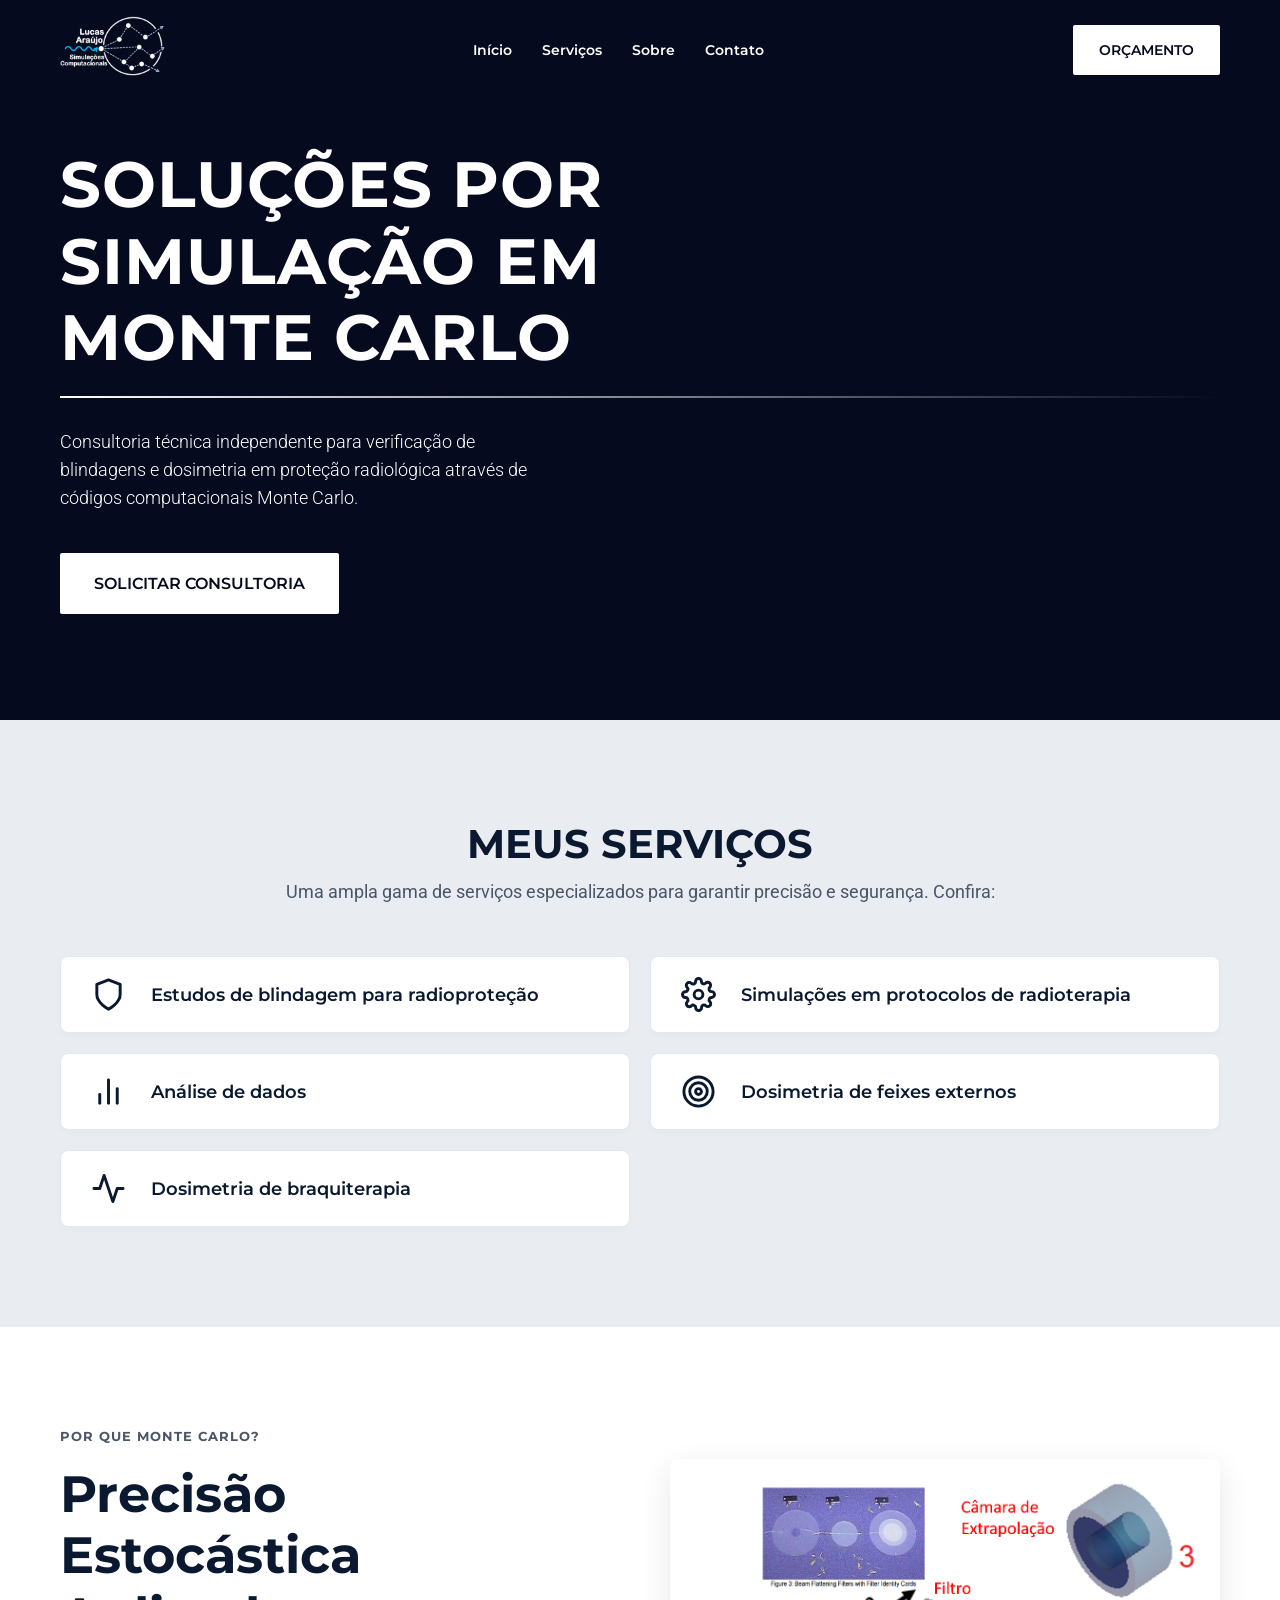
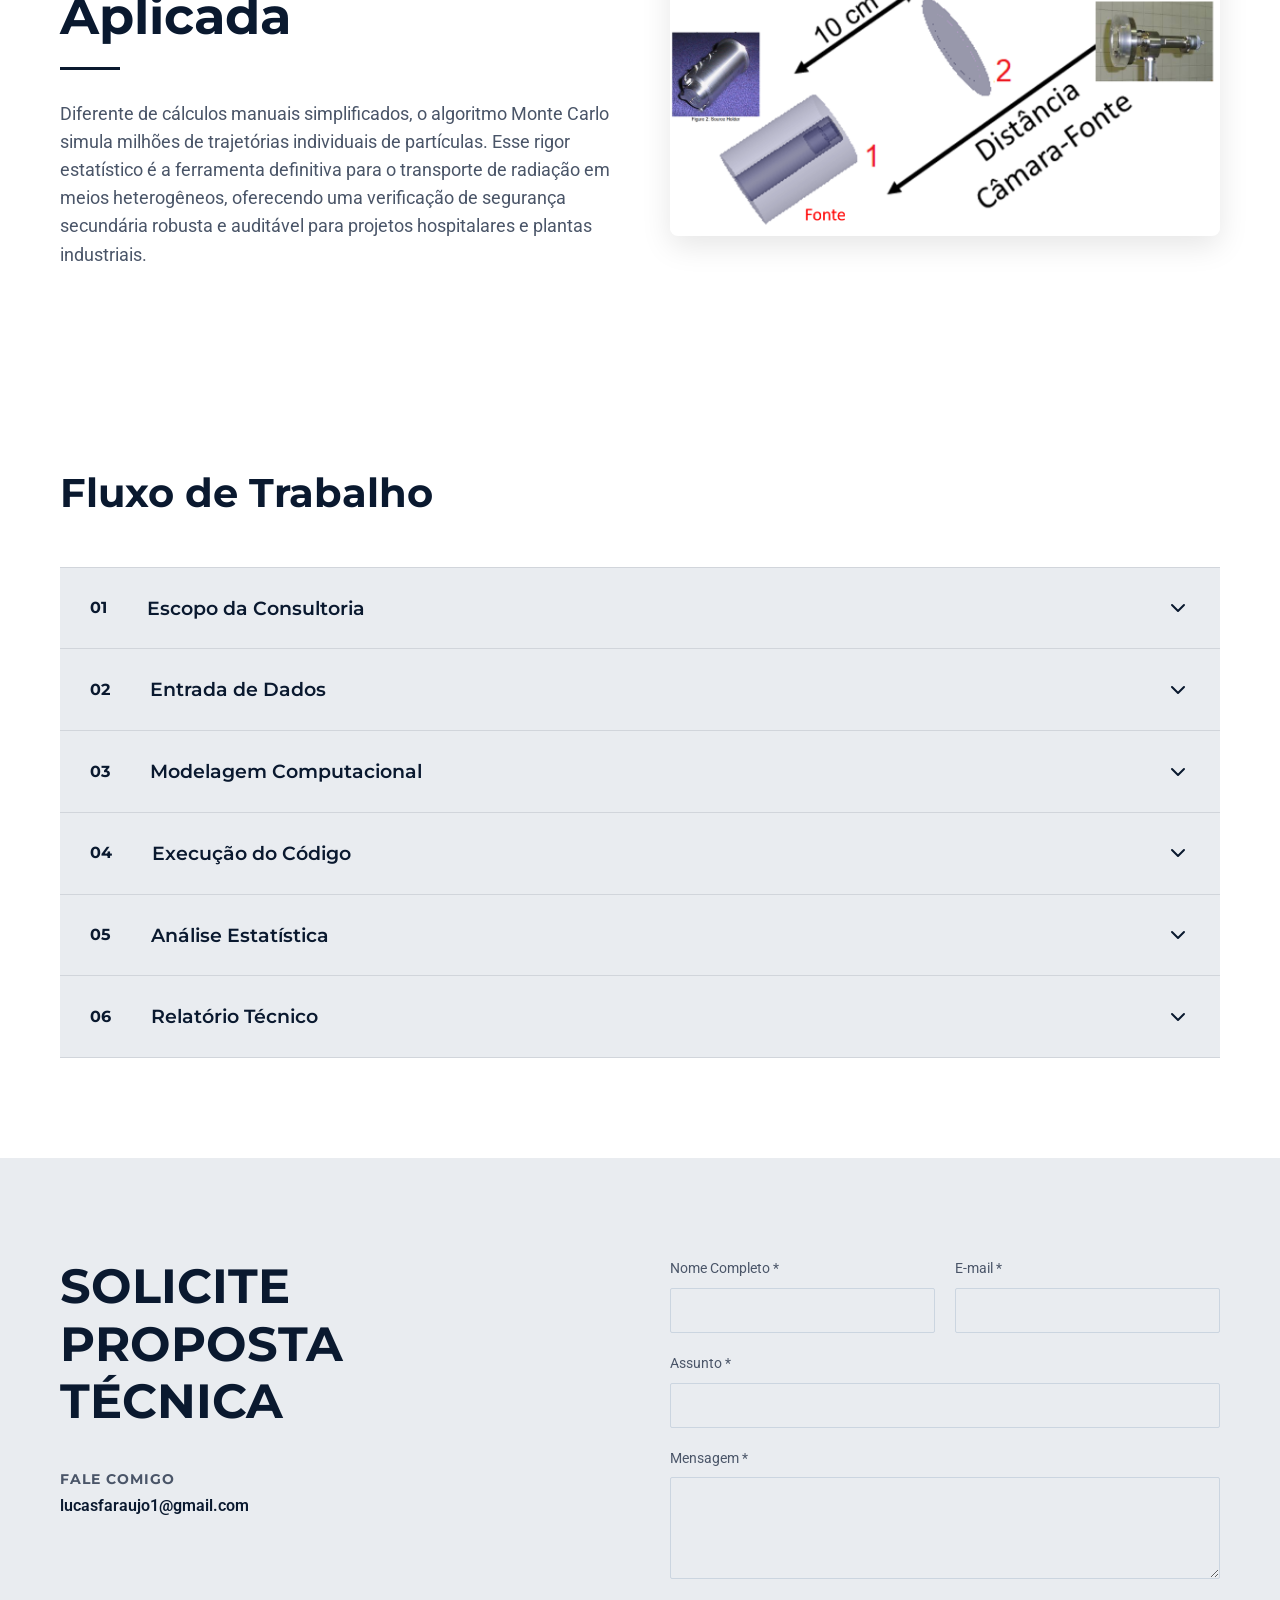
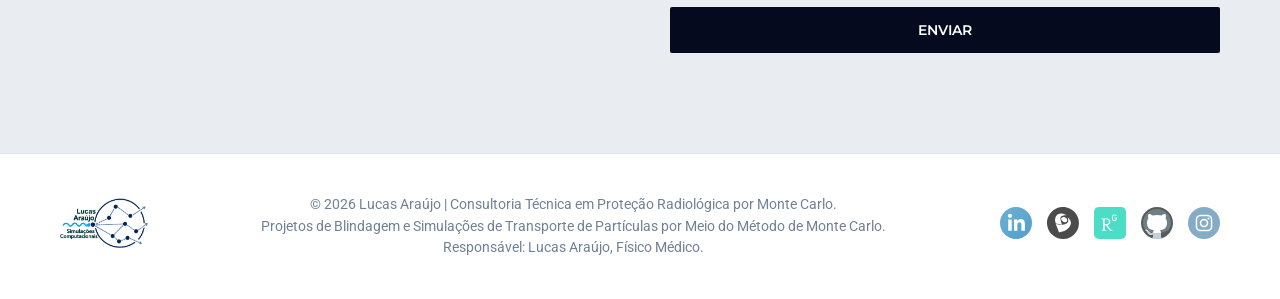
<file: index.html>
<!DOCTYPE html>
<html lang="pt-BR">
<head>
    <meta charset="UTF-8">
    <meta name="viewport" content="width=device-width, initial-scale=1.0">
    <title>Lucas Araújo - Simulações Computacionais</title>
    <!-- Meta tags para preview (WhatsApp, LinkedIn) e Ícone da aba -->
    <meta property="og:title" content="Lucas Araújo - Simulações Computacionais">
    <meta property="og:description" content="Consultoria técnica em proteção radiológica por simulações Monte Carlo.">
    <meta property="og:image" content="https://lucasfaraujo1.github.io/Logo-site.png">
    <meta property="og:url" content="https://lucasfaraujo1.github.io/">
    <meta property="og:type" content="website">
    <link rel="icon" type="image/png" href="Logo-site.png">
    <!-- Google Fonts -->
    <link rel="preconnect" href="https://fonts.googleapis.com">
    <link rel="preconnect" href="https://fonts.gstatic.com" crossorigin>
    <link href="https://fonts.googleapis.com/css2?family=Montserrat:wght@400;600;700;800&family=Roboto:wght@300;400;500;700&display=swap" rel="stylesheet">
    <!-- Main CSS -->
    <link rel="stylesheet" href="style.css">
    <!-- Google tag (gtag.js) -->
    <script async src="https://www.googletagmanager.com/gtag/js?id=G-3RN4RJ2X2M"></script>
    <script>
      window.dataLayer = window.dataLayer || [];
      function gtag(){dataLayer.push(arguments);}
      gtag('js', new Date());

      gtag('config', 'G-3RN4RJ2X2M');
    </script>
</head>
<body>

    <!-- Header (Navbar) -->
    <header class="navbar">
        <div class="container nav-container">
            <div class="logo">
                <a href="#">
                    <img src="logo/logo-sem-fundo-cabecalho.png" alt="Lucas Araújo Logo" class="logo-img">
                </a>
            </div>
            <nav class="nav-links">
                <a href="#inicio">Início</a>
                <a href="servicos.html">Serviços</a>
                <a href="sobre.html">Sobre</a>
                <a href="contato.html">Contato</a>
            </nav>
            <div class="nav-action">
                <a href="#contato" class="btn btn-white">ORÇAMENTO</a>
            </div>
            <!-- Botão Mobile Menu -->
            <button class="mobile-menu-btn" id="mobile-menu-btn">
                <span class="bar"></span>
                <span class="bar"></span>
                <span class="bar"></span>
            </button>
        </div>
    </header>

    <!-- Menu Mobile Oculto -->
    <div class="mobile-nav" id="mobile-nav">
        <a href="#inicio" class="mobile-link">Início</a>
        <a href="servicos.html" class="mobile-link">Serviços</a>
        <a href="sobre.html" class="mobile-link">Sobre</a>
        <a href="contato.html" class="mobile-link">Contato</a>
        <a href="#contato" class="btn btn-primary mobile-btn">ORÇAMENTO</a>
    </div>

    <!-- Hero Section -->
    <section id="inicio" class="hero">
        <!-- Vídeo de Fundo -->
        <video autoplay loop muted playsinline class="bg-video">
            <source src="video-site.mp4" type="video/mp4">
            Seu navegador não suporta vídeos HTML5.
        </video>
        <!-- Fundo escuro transparente para não ofuscar o texto -->
        <div class="hero-overlay"></div>

        <div class="container hero-container">
            <div class="hero-content">
                <h1>SOLUÇÕES POR<br>SIMULAÇÃO EM<br>MONTE CARLO</h1>
                <div class="hero-divider"></div>
                <p>Consultoria técnica independente para verificação de blindagens e dosimetria em proteção radiológica através de códigos computacionais Monte Carlo.</p>
                <a href="#contato" class="btn btn-white btn-large">Solicitar Consultoria</a>
            </div>
        </div>
    </section>

    <!-- Serviços Section -->
    <section id="servicos" class="nossos-servicos">
        <div class="container">
            <h2 class="section-title text-center">MEUS SERVIÇOS</h2>
            <p class="section-subtitle text-center">Uma ampla gama de serviços especializados para garantir precisão e segurança. Confira:</p>
            
            <div class="services-list-container">
                <div class="service-item">
                    <div class="service-icon">
                        <svg viewBox="0 0 24 24" fill="none" stroke="currentColor" stroke-width="2" stroke-linecap="round" stroke-linejoin="round"><path d="M12 22s8-4 8-10V5l-8-3-8 3v7c0 6 8 10 8 10z"></path></svg>
                    </div>
                    <div class="service-name">Estudos de blindagem para radioproteção</div>
                </div>
                <div class="service-item">
                    <div class="service-icon">
                        <svg viewBox="0 0 24 24" fill="none" stroke="currentColor" stroke-width="2" stroke-linecap="round" stroke-linejoin="round"><circle cx="12" cy="12" r="3"></circle><path d="M19.4 15a1.65 1.65 0 0 0 .33 1.82l.06.06a2 2 0 0 1 0 2.83 2 2 0 0 1-2.83 0l-.06-.06a1.65 1.65 0 0 0-1.82-.33 1.65 1.65 0 0 0-1 1.51V21a2 2 0 0 1-2 2 2 2 0 0 1-2-2v-.09A1.65 1.65 0 0 0 9 19.4a1.65 1.65 0 0 0-1.82.33l-.06.06a2 2 0 0 1-2.83 0 2 2 0 0 1 0-2.83l.06-.06a1.65 1.65 0 0 0 .33-1.82 1.65 1.65 0 0 0-1.51-1H3a2 2 0 0 1-2-2 2 2 0 0 1 2-2h.09A1.65 1.65 0 0 0 4.6 9a1.65 1.65 0 0 0-.33-1.82l-.06-.06a2 2 0 0 1 0-2.83 2 2 0 0 1 2.83 0l.06.06a1.65 1.65 0 0 0 1.82.33H9a1.65 1.65 0 0 0 1-1.51V3a2 2 0 0 1 2-2 2 2 0 0 1 2 2v.09a1.65 1.65 0 0 0 1 1.51 1.65 1.65 0 0 0 1.82-.33l.06-.06a2 2 0 0 1 2.83 0 2 2 0 0 1 0 2.83l-.06.06a1.65 1.65 0 0 0-.33 1.82V9a1.65 1.65 0 0 0 1.51 1H21a2 2 0 0 1 2 2 2 2 0 0 1-2 2h-.09a1.65 1.65 0 0 0-1.51 1z"></path></svg>
                    </div>
                    <div class="service-name">Simulações em protocolos de radioterapia</div>
                </div>
                <div class="service-item">
                    <div class="service-icon">
                        <svg viewBox="0 0 24 24" fill="none" stroke="currentColor" stroke-width="2" stroke-linecap="round" stroke-linejoin="round"><line x1="18" y1="20" x2="18" y2="10"></line><line x1="12" y1="20" x2="12" y2="4"></line><line x1="6" y1="20" x2="6" y2="14"></line></svg>
                    </div>
                    <div class="service-name">Análise de dados</div>
                </div>
                <div class="service-item">
                    <div class="service-icon">
                        <svg viewBox="0 0 24 24" fill="none" stroke="currentColor" stroke-width="2" stroke-linecap="round" stroke-linejoin="round"><circle cx="12" cy="12" r="10"></circle><circle cx="12" cy="12" r="6"></circle><circle cx="12" cy="12" r="2"></circle></svg>
                    </div>
                    <div class="service-name">Dosimetria de feixes externos</div>
                </div>
                <div class="service-item">
                    <div class="service-icon">
                        <svg viewBox="0 0 24 24" fill="none" stroke="currentColor" stroke-width="2" stroke-linecap="round" stroke-linejoin="round"><path d="M22 12h-4l-3 9L9 3l-3 9H2"></path></svg>
                    </div>
                    <div class="service-name">Dosimetria de braquiterapia</div>
                </div>
            </div>
        </div>
    </section>

    <!-- Detalhes Section (Por que Monte Carlo) -->
    <section id="sobre" class="detalhes">
        <div class="container detalhes-container">
            <div class="detalhes-content">
                <span class="small-subtitle">POR QUE MONTE CARLO?</span>
                <h2>Precisão<br>Estocástica<br>Aplicada</h2>
                <hr class="short-divider">
                <p>Diferente de cálculos manuais simplificados, o algoritmo Monte Carlo simula milhões de trajetórias individuais de partículas. Esse rigor estatístico é a ferramenta definitiva para o transporte de radiação em meios heterogêneos, oferecendo uma verificação de segurança secundária robusta e auditável para projetos hospitalares e plantas industriais.</p>
            </div>
            <div class="detalhes-images">
                <img src="imgs-site/Imagem1.png" alt="Interface Software Monte Carlo" class="main-image">
            </div>
        </div>
    </section>

    <!-- Fluxo de Trabalho Section -->
    <section class="fluxo-trabalho">
        <div class="container">
            <h2>Fluxo de Trabalho</h2>
            
            <div class="accordion">
                <div class="accordion-item">
                    <div class="accordion-header">
                        <span class="step-num">01</span>
                        <span class="step-title">Escopo da Consultoria</span>
                        <span class="step-action">
                            <svg viewBox="0 0 24 24" width="24" height="24" stroke="currentColor" stroke-width="2" fill="none" stroke-linecap="round" stroke-linejoin="round" class="accordion-icon">
                                <polyline points="6 9 12 15 18 9"></polyline>
                            </svg>
                        </span>
                    </div>
                    <div class="accordion-content">
                        <p>Definição conjunta dos objetivos, geometrias envolvidas, fontes de radiação e limites de dose aceitáveis segundo as normas vigentes (CNEN, IAEA).</p>
                    </div>
                </div>
                
                <div class="accordion-item">
                    <div class="accordion-header">
                        <span class="step-num">02</span>
                        <span class="step-title">Entrada de Dados</span>
                        <span class="step-action">
                            <svg viewBox="0 0 24 24" width="24" height="24" stroke="currentColor" stroke-width="2" fill="none" stroke-linecap="round" stroke-linejoin="round" class="accordion-icon">
                                <polyline points="6 9 12 15 18 9"></polyline>
                            </svg>
                        </span>
                    </div>
                    <div class="accordion-content">
                        <p>Coleta de plantas baixas, especificações de materiais (densidade, composição) e parâmetros técnicos dos emissores de radiação para transição ao ambiente virtual.</p>
                        <img src="imgs-site/planta-entrada-dados.png" alt="Exemplo de Planta de Entrada de Dados" class="accordion-img">
                    </div>
                </div>

                <div class="accordion-item">
                    <div class="accordion-header">
                        <span class="step-num">03</span>
                        <span class="step-title">Modelagem Computacional</span>
                        <span class="step-action">
                            <svg viewBox="0 0 24 24" width="24" height="24" stroke="currentColor" stroke-width="2" fill="none" stroke-linecap="round" stroke-linejoin="round" class="accordion-icon">
                                <polyline points="6 9 12 15 18 9"></polyline>
                            </svg>
                        </span>
                    </div>
                    <div class="accordion-content">
                        <p>Construção rigorosa da geometria 3D, definição de materiais (cross-sections) e configuração da física de interação estocástica no código Monte Carlo.</p>
                        <img src="imgs-site/modelagem-computacional.png" alt="Exemplo de Modelagem Computacional" class="accordion-img">
                    </div>
                </div>

                <div class="accordion-item">
                    <div class="accordion-header">
                        <span class="step-num">04</span>
                        <span class="step-title">Execução do Código</span>
                        <span class="step-action">
                            <svg viewBox="0 0 24 24" width="24" height="24" stroke="currentColor" stroke-width="2" fill="none" stroke-linecap="round" stroke-linejoin="round" class="accordion-icon">
                                <polyline points="6 9 12 15 18 9"></polyline>
                            </svg>
                        </span>
                    </div>
                    <div class="accordion-content">
                        <p>Simulação em clusters de alto processamento, garantindo o rastreamento adequado de milhões de histórias e convergência estatística.</p>
                    </div>
                </div>

                <div class="accordion-item">
                    <div class="accordion-header">
                        <span class="step-num">05</span>
                        <span class="step-title">Análise Estatística</span>
                        <span class="step-action">
                            <svg viewBox="0 0 24 24" width="24" height="24" stroke="currentColor" stroke-width="2" fill="none" stroke-linecap="round" stroke-linejoin="round" class="accordion-icon">
                                <polyline points="6 9 12 15 18 9"></polyline>
                            </svg>
                        </span>
                    </div>
                    <div class="accordion-content">
                        <p>Processamento de resultados, análise de variância e mapeamento fluência-dose, certificando a consistência e precisão dos dados extraídos.</p>
                    </div>
                </div>

                <div class="accordion-item">
                    <div class="accordion-header">
                        <span class="step-num">06</span>
                        <span class="step-title">Relatório Técnico</span>
                        <span class="step-action">
                            <svg viewBox="0 0 24 24" width="24" height="24" stroke="currentColor" stroke-width="2" fill="none" stroke-linecap="round" stroke-linejoin="round" class="accordion-icon">
                                <polyline points="6 9 12 15 18 9"></polyline>
                            </svg>
                        </span>
                    </div>
                    <div class="accordion-content">
                        <p>Entrega de documentação completa e validada contendo mapas de dose, resultados tabulados e parecer técnico sobre a adequação do projeto.</p>
                    </div>
                </div>
            </div>
        </div>
    </section>

    <!-- Contato Section -->
    <section id="contato" class="contato">
        <div class="container contato-container">
            <div class="contato-info">
                <h2>SOLICITE<br>PROPOSTA<br>TÉCNICA</h2>
                
                <div class="contato-block">
                    <h4>FALE COMIGO</h4>
                    <p>lucasfaraujo1@gmail.com</p>
                </div>
            </div>
            
            <div class="contato-form">
                <form action="https://formsubmit.co/lucasfaraujo1@gmail.com" method="POST" id="form-contato">
                    <!-- Configurações ocultas do FormSubmit -->
                    <input type="hidden" name="_subject" value="Novo contato pelo site!">
                    
                    <div class="form-row">
                        <div class="form-group">
                            <label for="nome">Nome Completo *</label>
                            <input type="text" id="nome" name="nome" required>
                        </div>
                        <div class="form-group">
                            <label for="email">E-mail *</label>
                            <input type="email" id="email" name="email" required>
                        </div>
                    </div>
                    <div class="form-group">
                        <label for="assunto">Assunto *</label>
                        <input type="text" id="assunto" name="assunto" required>
                    </div>
                    <div class="form-group">
                        <label for="mensagem">Mensagem *</label>
                        <textarea id="mensagem" name="mensagem" rows="4" required></textarea>
                    </div>
                    <button type="submit" class="btn btn-primary btn-block">Enviar</button>
                </form>
            </div>
        </div>
    </section>

    <!-- Footer -->
    <footer class="footer">
        <div class="container footer-container">
            <div class="footer-logo">
                <img src="logo/logo-sem-fundo.png" alt="Lucas Araújo Logo">
            </div>
            <div class="footer-text">
                <p>&copy; 2026 Lucas Araújo | Consultoria Técnica em Proteção Radiológica por Monte Carlo.<br>
                Projetos de Blindagem e Simulações de Transporte de Partículas por Meio do Método de Monte Carlo.<br>
                Responsável: Lucas Araújo, Físico Médico.</p>
            </div>
            <div class="footer-social">
                <a href="https://www.linkedin.com/in/lucas-araujo123/" target="_blank" rel="noopener noreferrer"><img src="redes-sociais-links/linkedin.svg" alt="LinkedIn" width="32"></a>
                <a href="http://lattes.cnpq.br/6474026741636325" target="_blank" rel="noopener noreferrer"><img src="redes-sociais-links/logo-lattes-azul.svg" alt="Lattes" width="32"></a>
                <a href="https://www.researchgate.net/profile/Lucas-Araujo-42" target="_blank" rel="noopener noreferrer"><img src="redes-sociais-links/researchgate.svg" alt="ResearchGate" width="32"></a>
                <a href="https://github.com/lucasfaraujo1" target="_blank" rel="noopener noreferrer"><img src="redes-sociais-links/github.svg" alt="GitHub" width="32"></a>
                <a href="https://www.instagram.com/lucasfabriciofm" target="_blank" rel="noopener noreferrer"><img src="redes-sociais-links/instagram.svg" alt="Instagram" width="32"></a>
            </div>
        </div>
    </footer>

    <!-- Main JS -->
    <script src="script.js"></script>
</body>
</html>
</file>
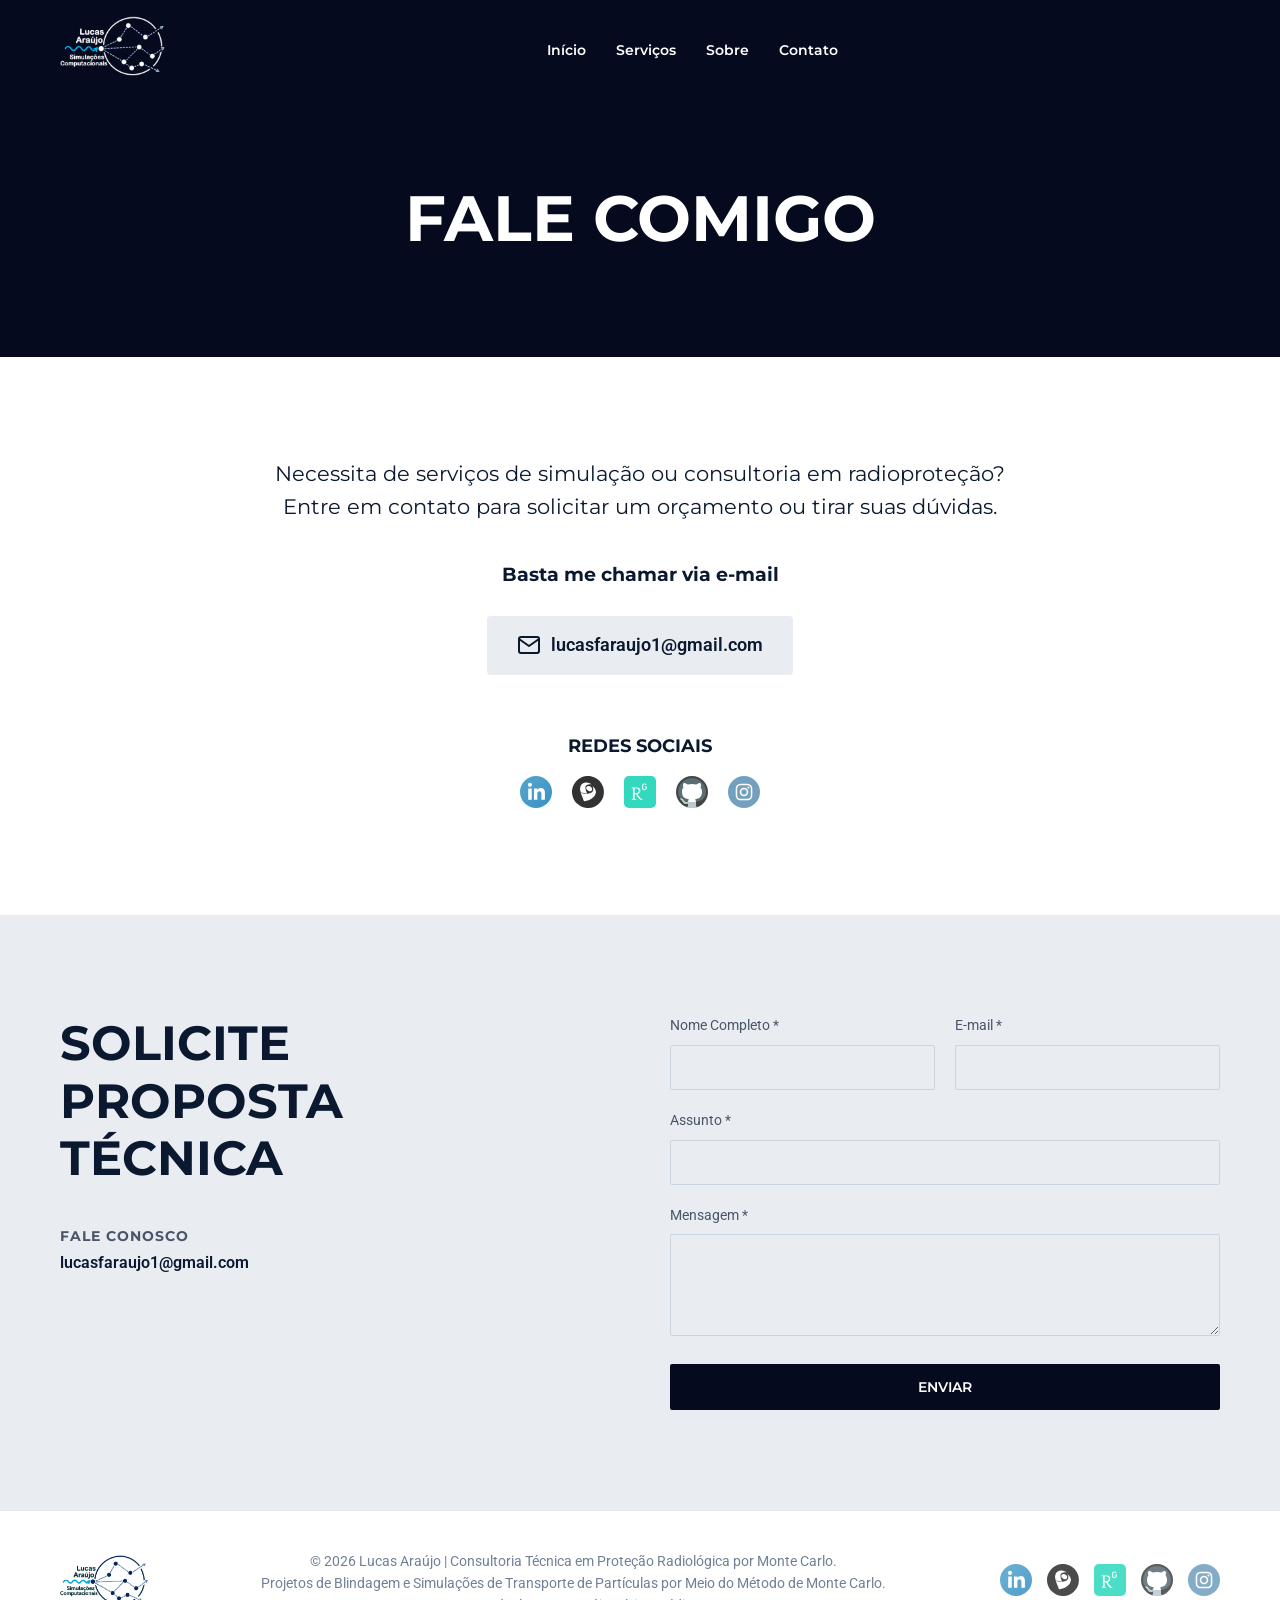
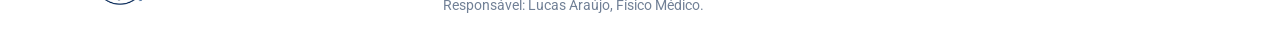
<file: contato.html>
<!DOCTYPE html>
<html lang="pt-BR">
<head>
    <meta charset="UTF-8">
    <meta name="viewport" content="width=device-width, initial-scale=1.0">
    <title>Lucas Araújo - Simulações Computacionais</title>
    <!-- Meta tags para preview (WhatsApp, LinkedIn) e Ícone da aba -->
    <meta property="og:title" content="Lucas Araújo - Simulações Computacionais">
    <meta property="og:description" content="Consultoria técnica em proteção radiológica por simulações Monte Carlo.">
    <meta property="og:image" content="https://lucasfaraujo1.github.io/Logo-site.png">
    <meta property="og:url" content="https://lucasfaraujo1.github.io/contato.html">
    <meta property="og:type" content="website">
    <link rel="icon" type="image/png" href="Logo-site.png">
    <!-- Google Fonts -->
    <link rel="preconnect" href="https://fonts.googleapis.com">
    <link rel="preconnect" href="https://fonts.gstatic.com" crossorigin>
    <link href="https://fonts.googleapis.com/css2?family=Montserrat:wght@400;600;700;800&family=Roboto:wght@300;400;500;700&display=swap" rel="stylesheet">
    <!-- Main CSS -->
    <link rel="stylesheet" href="style.css">
    <!-- Google tag (gtag.js) -->
    <script async src="https://www.googletagmanager.com/gtag/js?id=G-3RN4RJ2X2M"></script>
    <script>
      window.dataLayer = window.dataLayer || [];
      function gtag(){dataLayer.push(arguments);}
      gtag('js', new Date());

      gtag('config', 'G-3RN4RJ2X2M');
    </script>
</head>
<body>

    <!-- Header (Navbar) -->
    <header class="navbar">
        <div class="container nav-container">
            <div class="logo">
                <a href="#">
                    <img src="logo/logo-sem-fundo-cabecalho.png" alt="Lucas Araújo Logo" class="logo-img">
                </a>
            </div>
            <nav class="nav-links">
                <a href="index.html#inicio">Início</a>
                <a href="servicos.html">Serviços</a>
                <a href="sobre.html">Sobre</a>
                <a href="#contato">Contato</a>
            </nav>
            <!-- Botão Mobile Menu -->
            <button class="mobile-menu-btn" id="mobile-menu-btn">
                <span class="bar"></span>
                <span class="bar"></span>
                <span class="bar"></span>
            </button>
        </div>
    </header>

    <!-- Menu Mobile Oculto -->
    <div class="mobile-nav" id="mobile-nav">
        <a href="index.html#inicio" class="mobile-link">Início</a>
        <a href="servicos.html" class="mobile-link">Serviços</a>
        <a href="sobre.html" class="mobile-link">Sobre</a>
        <a href="#contato" class="mobile-link">Contato</a>
    </div>



    <!-- Page Banner -->
    <section class="page-banner">
        <video autoplay loop muted playsinline class="bg-video">
            <source src="video-site.mp4" type="video/mp4">
        </video>
        <div class="hero-overlay"></div>
        <div class="container" style="position: relative; z-index: 2;">
            <h1>FALE COMIGO</h1>
        </div>
    </section>

    <!-- Contato Dedicado Section -->
    <section id="contato" class="contato-dedicado">
        <div class="container text-center">
            <h3 class="contato-desc">
                Necessita de serviços de simulação ou consultoria em radioproteção?<br>
                Entre em contato para solicitar um orçamento ou tirar suas dúvidas.
            </h3>
            
            <h4 class="contato-chamada">Basta me chamar via e-mail</h4>
            
            <div class="contato-email-box">
                <svg viewBox="0 0 24 24" width="24" height="24" stroke="currentColor" stroke-width="2" fill="none" stroke-linecap="round" stroke-linejoin="round" class="email-icon">
                    <path d="M4 4h16c1.1 0 2 .9 2 2v12c0 1.1-.9 2-2 2H4c-1.1 0-2-.9-2-2V6c0-1.1.9-2 2-2z"></path>
                    <polyline points="22,6 12,13 2,6"></polyline>
                </svg>
                <a href="mailto:lucasfaraujo1@gmail.com">lucasfaraujo1@gmail.com</a>
            </div>

            <div class="contato-redes">
                <h5>REDES SOCIAIS</h5>
                <div class="redes-icons">
                    <a href="https://www.linkedin.com/in/lucas-araujo123/" target="_blank" rel="noopener noreferrer"><img src="redes-sociais-links/linkedin.svg" alt="LinkedIn"></a>
                    <a href="http://lattes.cnpq.br/6474026741636325" target="_blank" rel="noopener noreferrer"><img src="redes-sociais-links/logo-lattes-azul.svg" alt="Lattes"></a>
                    <a href="https://www.researchgate.net/profile/Lucas-Araujo-42" target="_blank" rel="noopener noreferrer"><img src="redes-sociais-links/researchgate.svg" alt="ResearchGate"></a>
                    <a href="https://github.com/lucasfaraujo1" target="_blank" rel="noopener noreferrer"><img src="redes-sociais-links/github.svg" alt="GitHub"></a>
                    <a href="https://www.instagram.com/lucasfabriciofm" target="_blank" rel="noopener noreferrer"><img src="redes-sociais-links/instagram.svg" alt="Instagram"></a>
                </div>
            </div>
        </div>
    </section>

    <!-- Contato Section -->
    <section id="contato" class="contato">
        <div class="container contato-container">
            <div class="contato-info">
                <h2>SOLICITE<br>PROPOSTA<br>TÉCNICA</h2>
                
                <div class="contato-block">
                    <h4>FALE CONOSCO</h4>
                    <p>lucasfaraujo1@gmail.com</p>
                </div>
            </div>
            
            <div class="contato-form">
                <form action="#" method="POST" id="form-contato">
                    <div class="form-row">
                        <div class="form-group">
                            <label for="nome">Nome Completo *</label>
                            <input type="text" id="nome" name="nome" required>
                        </div>
                        <div class="form-group">
                            <label for="email">E-mail *</label>
                            <input type="email" id="email" name="email" required>
                        </div>
                    </div>
                    <div class="form-group">
                        <label for="assunto">Assunto *</label>
                        <input type="text" id="assunto" name="assunto" required>
                    </div>
                    <div class="form-group">
                        <label for="mensagem">Mensagem *</label>
                        <textarea id="mensagem" name="mensagem" rows="4" required></textarea>
                    </div>
                    <button type="submit" class="btn btn-primary btn-block">Enviar</button>
                </form>
            </div>
        </div>
    </section>

    <!-- Footer -->
    <footer class="footer">
        <div class="container footer-container">
            <div class="footer-logo">
                <img src="logo/logo-sem-fundo.png" alt="Lucas Araújo Logo">
            </div>
            <div class="footer-text">
                <p>&copy; 2026 Lucas Araújo | Consultoria Técnica em Proteção Radiológica por Monte Carlo.<br>
                Projetos de Blindagem e Simulações de Transporte de Partículas por Meio do Método de Monte Carlo.<br>
                Responsável: Lucas Araújo, Físico Médico.</p>
            </div>
            <div class="footer-social">
                <a href="https://www.linkedin.com/in/lucas-araujo123/" target="_blank" rel="noopener noreferrer"><img src="redes-sociais-links/linkedin.svg" alt="LinkedIn" width="32"></a>
                <a href="http://lattes.cnpq.br/6474026741636325" target="_blank" rel="noopener noreferrer"><img src="redes-sociais-links/logo-lattes-azul.svg" alt="Lattes" width="32"></a>
                <a href="https://www.researchgate.net/profile/Lucas-Araujo-42" target="_blank" rel="noopener noreferrer"><img src="redes-sociais-links/researchgate.svg" alt="ResearchGate" width="32"></a>
                <a href="https://github.com/lucasfaraujo1" target="_blank" rel="noopener noreferrer"><img src="redes-sociais-links/github.svg" alt="GitHub" width="32"></a>
                <a href="https://www.instagram.com/lucasfabriciofm" target="_blank" rel="noopener noreferrer"><img src="redes-sociais-links/instagram.svg" alt="Instagram" width="32"></a>
            </div>
        </div>
    </footer>

    <!-- Main JS -->
    <script src="script.js"></script>
</body>
</html>
</file>
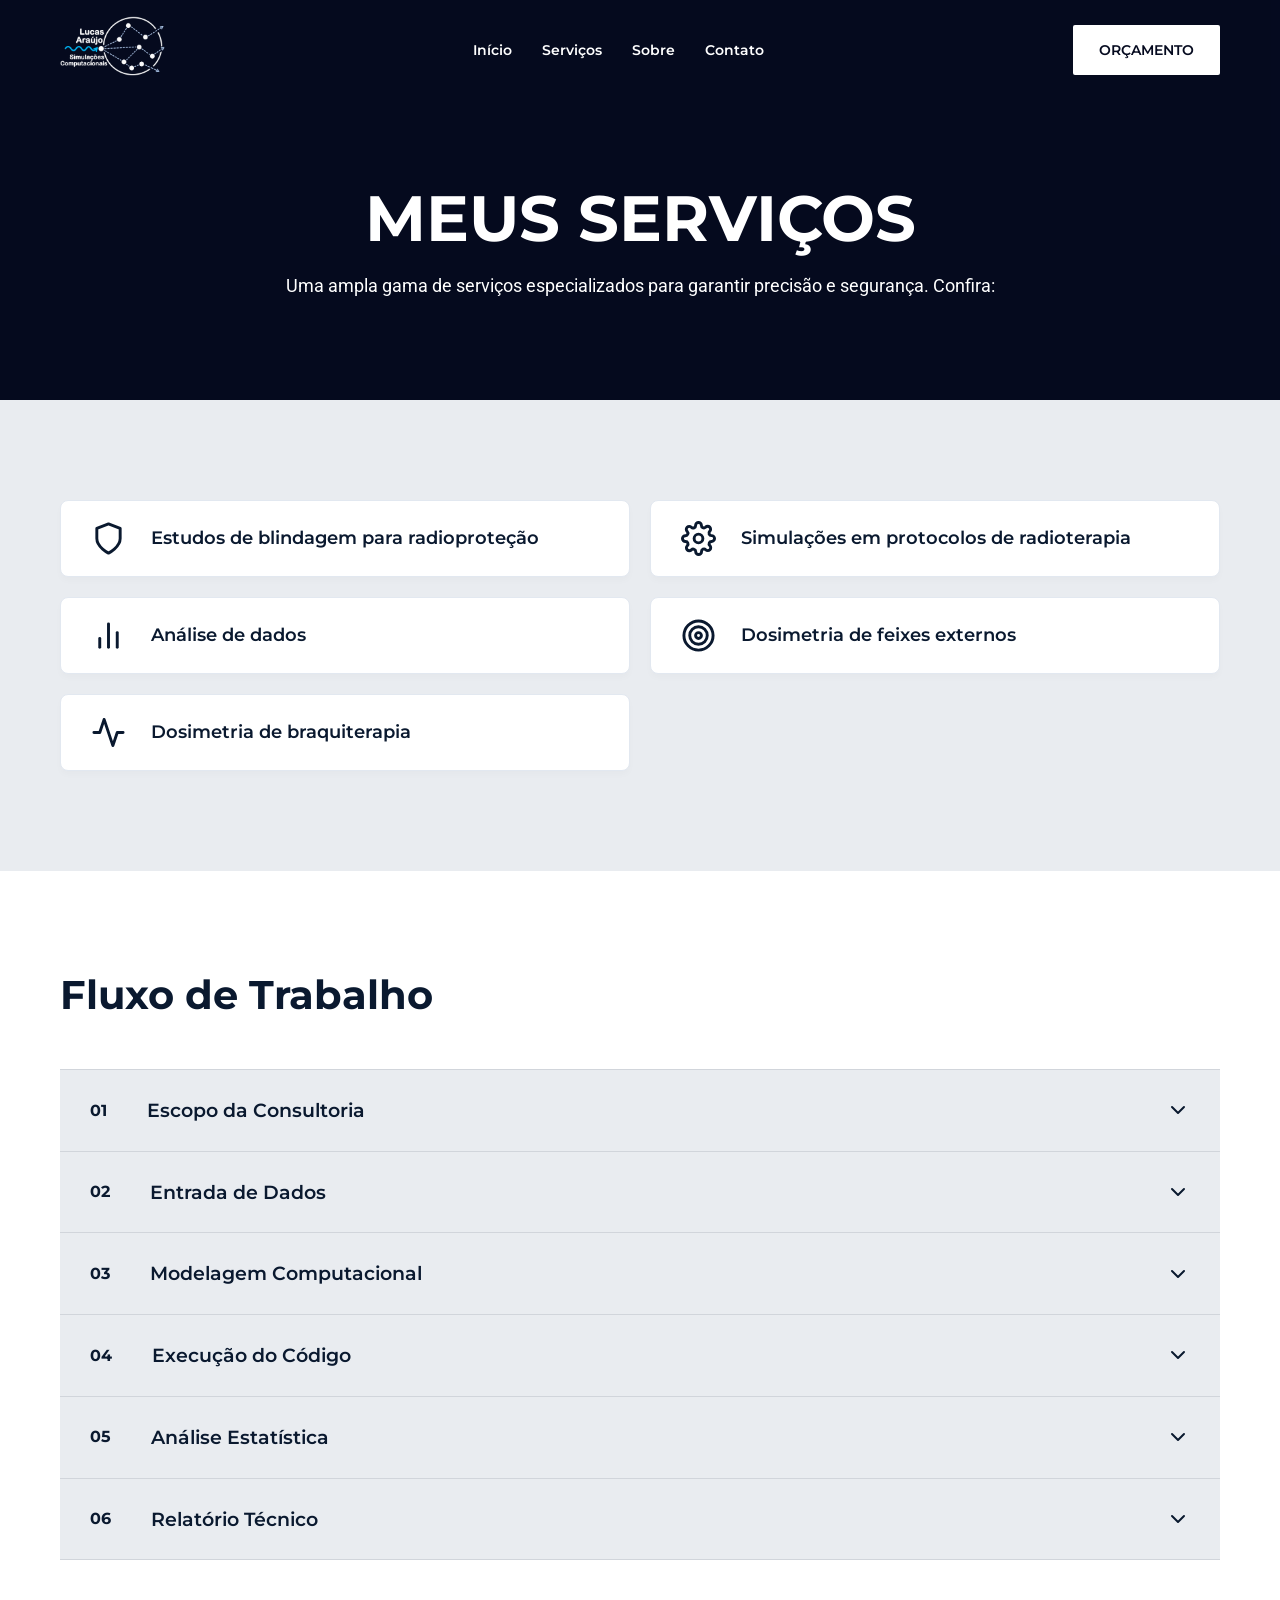
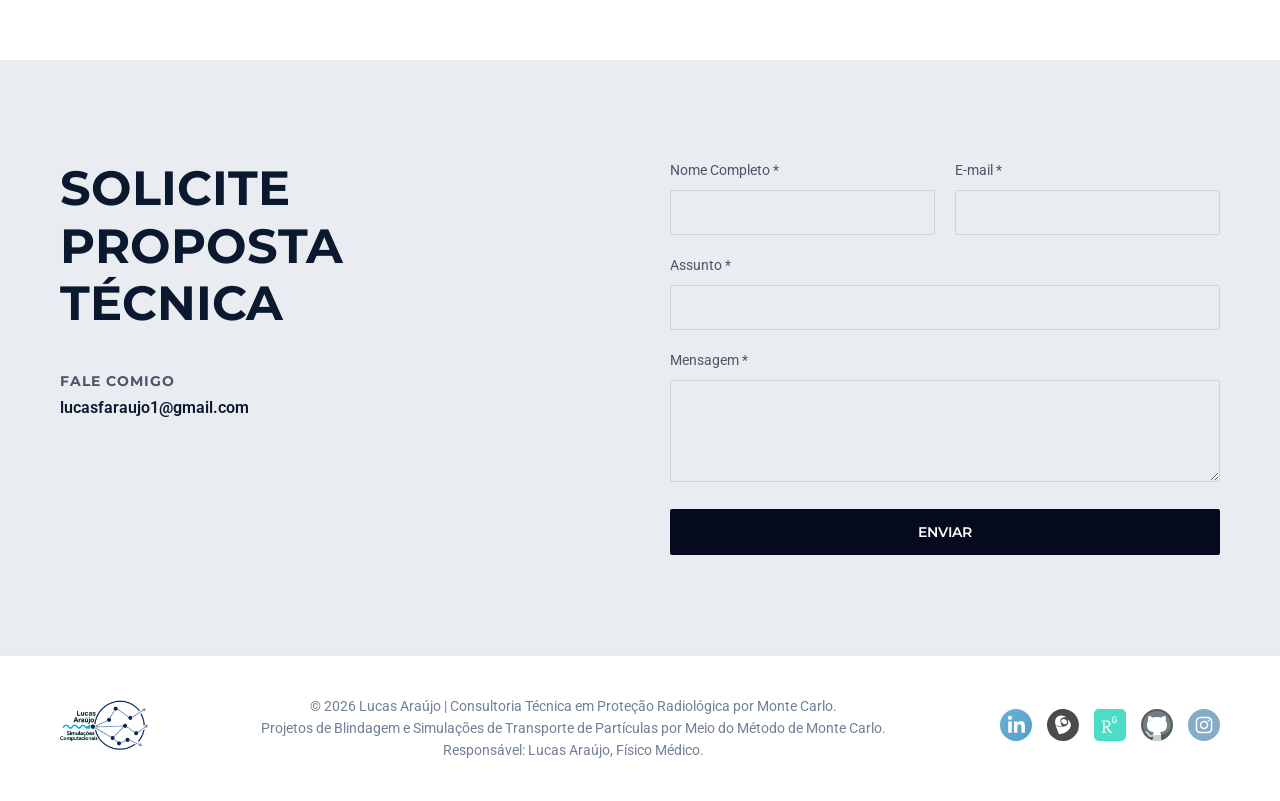
<file: servicos.html>
<!DOCTYPE html>
<html lang="pt-BR">
<head>
    <meta charset="UTF-8">
    <meta name="viewport" content="width=device-width, initial-scale=1.0">
    <title>Lucas Araújo - Simulações Computacionais</title>
    <!-- Meta tags para preview (WhatsApp, LinkedIn) e Ícone da aba -->
    <meta property="og:title" content="Lucas Araújo - Simulações Computacionais">
    <meta property="og:description" content="Consultoria técnica em proteção radiológica por simulações Monte Carlo.">
    <meta property="og:image" content="https://lucasfaraujo1.github.io/Logo-site.png">
    <meta property="og:url" content="https://lucasfaraujo1.github.io/servicos.html">
    <meta property="og:type" content="website">
    <link rel="icon" type="image/png" href="Logo-site.png">
    <!-- Google Fonts -->
    <link rel="preconnect" href="https://fonts.googleapis.com">
    <link rel="preconnect" href="https://fonts.gstatic.com" crossorigin>
    <link href="https://fonts.googleapis.com/css2?family=Montserrat:wght@400;600;700;800&family=Roboto:wght@300;400;500;700&display=swap" rel="stylesheet">
    <!-- Main CSS -->
    <link rel="stylesheet" href="style.css">
    <!-- Google tag (gtag.js) -->
    <script async src="https://www.googletagmanager.com/gtag/js?id=G-3RN4RJ2X2M"></script>
    <script>
      window.dataLayer = window.dataLayer || [];
      function gtag(){dataLayer.push(arguments);}
      gtag('js', new Date());

      gtag('config', 'G-3RN4RJ2X2M');
    </script>
</head>
<body>

    <!-- Header (Navbar) -->
    <header class="navbar">
        <div class="container nav-container">
            <div class="logo">
                <a href="#">
                    <img src="logo/logo-sem-fundo-cabecalho.png" alt="Lucas Araújo Logo" class="logo-img">
                </a>
            </div>
            <nav class="nav-links">
                <a href="index.html#inicio">Início</a>
                <a href="#servicos">Serviços</a>
                <a href="sobre.html">Sobre</a>
                <a href="contato.html">Contato</a>
            </nav>
            <div class="nav-action">
                <a href="#contato" class="btn btn-white">ORÇAMENTO</a>
            </div>
            <!-- Botão Mobile Menu -->
            <button class="mobile-menu-btn" id="mobile-menu-btn">
                <span class="bar"></span>
                <span class="bar"></span>
                <span class="bar"></span>
            </button>
        </div>
    </header>

    <!-- Menu Mobile Oculto -->
    <div class="mobile-nav" id="mobile-nav">
        <a href="index.html#inicio" class="mobile-link">Início</a>
        <a href="#servicos" class="mobile-link">Serviços</a>
        <a href="sobre.html" class="mobile-link">Sobre</a>
        <a href="contato.html" class="mobile-link">Contato</a>
        <a href="#contato" class="btn btn-primary mobile-btn">ORÇAMENTO</a>
    </div>



    <!-- Page Banner -->
    <section class="page-banner">
        <video autoplay loop muted playsinline class="bg-video">
            <source src="video-site.mp4" type="video/mp4">
        </video>
        <div class="hero-overlay"></div>
        <div class="container" style="position: relative; z-index: 2;">
            <h1>MEUS SERVIÇOS</h1>
            <p style="font-size: 1.1rem; margin-top: 15px;">Uma ampla gama de serviços especializados para garantir precisão e segurança. Confira:</p>
        </div>
    </section>

    <!-- Serviços Section -->
    <section id="servicos" class="nossos-servicos">
        <div class="container">
            
            <div class="services-list-container" style="margin-top: 0;">
                <div class="service-item">
                    <div class="service-icon">
                        <svg viewBox="0 0 24 24" fill="none" stroke="currentColor" stroke-width="2" stroke-linecap="round" stroke-linejoin="round"><path d="M12 22s8-4 8-10V5l-8-3-8 3v7c0 6 8 10 8 10z"></path></svg>
                    </div>
                    <div class="service-name">Estudos de blindagem para radioproteção</div>
                </div>
                <div class="service-item">
                    <div class="service-icon">
                        <svg viewBox="0 0 24 24" fill="none" stroke="currentColor" stroke-width="2" stroke-linecap="round" stroke-linejoin="round"><circle cx="12" cy="12" r="3"></circle><path d="M19.4 15a1.65 1.65 0 0 0 .33 1.82l.06.06a2 2 0 0 1 0 2.83 2 2 0 0 1-2.83 0l-.06-.06a1.65 1.65 0 0 0-1.82-.33 1.65 1.65 0 0 0-1 1.51V21a2 2 0 0 1-2 2 2 2 0 0 1-2-2v-.09A1.65 1.65 0 0 0 9 19.4a1.65 1.65 0 0 0-1.82.33l-.06.06a2 2 0 0 1-2.83 0 2 2 0 0 1 0-2.83l.06-.06a1.65 1.65 0 0 0 .33-1.82 1.65 1.65 0 0 0-1.51-1H3a2 2 0 0 1-2-2 2 2 0 0 1 2-2h.09A1.65 1.65 0 0 0 4.6 9a1.65 1.65 0 0 0-.33-1.82l-.06-.06a2 2 0 0 1 0-2.83 2 2 0 0 1 2.83 0l.06.06a1.65 1.65 0 0 0 1.82.33H9a1.65 1.65 0 0 0 1-1.51V3a2 2 0 0 1 2-2 2 2 0 0 1 2 2v.09a1.65 1.65 0 0 0 1 1.51 1.65 1.65 0 0 0 1.82-.33l.06-.06a2 2 0 0 1 2.83 0 2 2 0 0 1 0 2.83l-.06.06a1.65 1.65 0 0 0-.33 1.82V9a1.65 1.65 0 0 0 1.51 1H21a2 2 0 0 1 2 2 2 2 0 0 1-2 2h-.09a1.65 1.65 0 0 0-1.51 1z"></path></svg>
                    </div>
                    <div class="service-name">Simulações em protocolos de radioterapia</div>
                </div>
                <div class="service-item">
                    <div class="service-icon">
                        <svg viewBox="0 0 24 24" fill="none" stroke="currentColor" stroke-width="2" stroke-linecap="round" stroke-linejoin="round"><line x1="18" y1="20" x2="18" y2="10"></line><line x1="12" y1="20" x2="12" y2="4"></line><line x1="6" y1="20" x2="6" y2="14"></line></svg>
                    </div>
                    <div class="service-name">Análise de dados</div>
                </div>
                <div class="service-item">
                    <div class="service-icon">
                        <svg viewBox="0 0 24 24" fill="none" stroke="currentColor" stroke-width="2" stroke-linecap="round" stroke-linejoin="round"><circle cx="12" cy="12" r="10"></circle><circle cx="12" cy="12" r="6"></circle><circle cx="12" cy="12" r="2"></circle></svg>
                    </div>
                    <div class="service-name">Dosimetria de feixes externos</div>
                </div>
                <div class="service-item">
                    <div class="service-icon">
                        <svg viewBox="0 0 24 24" fill="none" stroke="currentColor" stroke-width="2" stroke-linecap="round" stroke-linejoin="round"><path d="M22 12h-4l-3 9L9 3l-3 9H2"></path></svg>
                    </div>
                    <div class="service-name">Dosimetria de braquiterapia</div>
                </div>
            </div>
        </div>
    </section>



    <!-- Fluxo de Trabalho Section -->
    <section class="fluxo-trabalho">
        <div class="container">
            <h2>Fluxo de Trabalho</h2>
            
            <div class="accordion">
                <div class="accordion-item">
                    <div class="accordion-header">
                        <span class="step-num">01</span>
                        <span class="step-title">Escopo da Consultoria</span>
                        <span class="step-action">
                            <svg viewBox="0 0 24 24" width="24" height="24" stroke="currentColor" stroke-width="2" fill="none" stroke-linecap="round" stroke-linejoin="round" class="accordion-icon">
                                <polyline points="6 9 12 15 18 9"></polyline>
                            </svg>
                        </span>
                    </div>
                    <div class="accordion-content">
                        <p>Definição conjunta dos objetivos, geometrias envolvidas, fontes de radiação e limites de dose aceitáveis segundo as normas vigentes (CNEN, IAEA).</p>
                    </div>
                </div>
                
                <div class="accordion-item">
                    <div class="accordion-header">
                        <span class="step-num">02</span>
                        <span class="step-title">Entrada de Dados</span>
                        <span class="step-action">
                            <svg viewBox="0 0 24 24" width="24" height="24" stroke="currentColor" stroke-width="2" fill="none" stroke-linecap="round" stroke-linejoin="round" class="accordion-icon">
                                <polyline points="6 9 12 15 18 9"></polyline>
                            </svg>
                        </span>
                    </div>
                    <div class="accordion-content">
                        <p>Fornecimento de plantas baixas, cortes, elevações e detalhes do projeto arquitetônico e estrutural para a construção do modelo computacional.</p>
                        <img src="imgs-site/planta-entrada-dados.png" alt="Exemplo de Planta de Entrada de Dados" class="accordion-img">
                    </div>
                </div>

                <div class="accordion-item">
                    <div class="accordion-header">
                        <span class="step-num">03</span>
                        <span class="step-title">Modelagem Computacional</span>
                        <span class="step-action">
                            <svg viewBox="0 0 24 24" width="24" height="24" stroke="currentColor" stroke-width="2" fill="none" stroke-linecap="round" stroke-linejoin="round" class="accordion-icon">
                                <polyline points="6 9 12 15 18 9"></polyline>
                            </svg>
                        </span>
                    </div>
                    <div class="accordion-content">
                        <p>Tradução da geometria do problema para a linguagem do código Monte Carlo (MCNP, PENELOPE, TOPAS, PHITS), definindo materiais, densidades e composições.</p>
                        <img src="imgs-site/modelagem-computacional.png" alt="Exemplo de Modelagem Computacional" class="accordion-img">
                    </div>
                </div>

                <div class="accordion-item">
                    <div class="accordion-header">
                        <span class="step-num">04</span>
                        <span class="step-title">Execução do Código</span>
                        <span class="step-action">
                            <svg viewBox="0 0 24 24" width="24" height="24" stroke="currentColor" stroke-width="2" fill="none" stroke-linecap="round" stroke-linejoin="round" class="accordion-icon">
                                <polyline points="6 9 12 15 18 9"></polyline>
                            </svg>
                        </span>
                    </div>
                    <div class="accordion-content">
                        <p>Simulação em clusters de alto processamento, garantindo o rastreamento adequado de milhões de histórias e convergência estatística.</p>
                    </div>
                </div>

                <div class="accordion-item">
                    <div class="accordion-header">
                        <span class="step-num">05</span>
                        <span class="step-title">Análise Estatística</span>
                        <span class="step-action">
                            <svg viewBox="0 0 24 24" width="24" height="24" stroke="currentColor" stroke-width="2" fill="none" stroke-linecap="round" stroke-linejoin="round" class="accordion-icon">
                                <polyline points="6 9 12 15 18 9"></polyline>
                            </svg>
                        </span>
                    </div>
                    <div class="accordion-content">
                        <p>Processamento de resultados, análise de variância e mapeamento fluência-dose, certificando a consistência e precisão dos dados extraídos.</p>
                    </div>
                </div>

                <div class="accordion-item">
                    <div class="accordion-header">
                        <span class="step-num">06</span>
                        <span class="step-title">Relatório Técnico</span>
                        <span class="step-action">
                            <svg viewBox="0 0 24 24" width="24" height="24" stroke="currentColor" stroke-width="2" fill="none" stroke-linecap="round" stroke-linejoin="round" class="accordion-icon">
                                <polyline points="6 9 12 15 18 9"></polyline>
                            </svg>
                        </span>
                    </div>
                    <div class="accordion-content">
                        <p>Entrega de documentação completa e validada contendo mapas de dose, resultados tabulados e parecer técnico sobre a adequação do projeto.</p>
                    </div>
                </div>
            </div>
        </div>
    </section>

    <!-- Contato Section -->
    <section id="contato" class="contato">
        <div class="container contato-container">
            <div class="contato-info">
                <h2>SOLICITE<br>PROPOSTA<br>TÉCNICA</h2>
                
                <div class="contato-block">
                    <h4>FALE COMIGO</h4>
                    <p>lucasfaraujo1@gmail.com</p>
                </div>
            </div>
            
            <div class="contato-form">
                <form action="https://formsubmit.co/lucasfaraujo1@gmail.com" method="POST" id="form-contato">
                    <!-- Configurações ocultas do FormSubmit -->
                    <input type="hidden" name="_subject" value="Novo contato pelo site!">
                    
                    <div class="form-row">
                        <div class="form-group">
                            <label for="nome">Nome Completo *</label>
                            <input type="text" id="nome" name="nome" required>
                        </div>
                        <div class="form-group">
                            <label for="email">E-mail *</label>
                            <input type="email" id="email" name="email" required>
                        </div>
                    </div>
                    <div class="form-group">
                        <label for="assunto">Assunto *</label>
                        <input type="text" id="assunto" name="assunto" required>
                    </div>
                    <div class="form-group">
                        <label for="mensagem">Mensagem *</label>
                        <textarea id="mensagem" name="mensagem" rows="4" required></textarea>
                    </div>
                    <button type="submit" class="btn btn-primary btn-block">Enviar</button>
                </form>
            </div>
        </div>
    </section>

    <!-- Footer -->
    <footer class="footer">
        <div class="container footer-container">
            <div class="footer-logo">
                <img src="logo/logo-sem-fundo.png" alt="Lucas Araújo Logo">
            </div>
            <div class="footer-text">
                <p>&copy; 2026 Lucas Araújo | Consultoria Técnica em Proteção Radiológica por Monte Carlo.<br>
                Projetos de Blindagem e Simulações de Transporte de Partículas por Meio do Método de Monte Carlo.<br>
                Responsável: Lucas Araújo, Físico Médico.</p>
            </div>
            <div class="footer-social">
                <a href="https://www.linkedin.com/in/lucas-araujo123/" target="_blank" rel="noopener noreferrer"><img src="redes-sociais-links/linkedin.svg" alt="LinkedIn" width="32"></a>
                <a href="http://lattes.cnpq.br/6474026741636325" target="_blank" rel="noopener noreferrer"><img src="redes-sociais-links/logo-lattes-azul.svg" alt="Lattes" width="32"></a>
                <a href="https://www.researchgate.net/profile/Lucas-Araujo-42" target="_blank" rel="noopener noreferrer"><img src="redes-sociais-links/researchgate.svg" alt="ResearchGate" width="32"></a>
                <a href="https://github.com/lucasfaraujo1" target="_blank" rel="noopener noreferrer"><img src="redes-sociais-links/github.svg" alt="GitHub" width="32"></a>
                <a href="https://www.instagram.com/lucasfabriciofm" target="_blank" rel="noopener noreferrer"><img src="redes-sociais-links/instagram.svg" alt="Instagram" width="32"></a>
            </div>
        </div>
    </footer>

    <!-- Main JS -->
    <script src="script.js"></script>
</body>
</html>
</file>
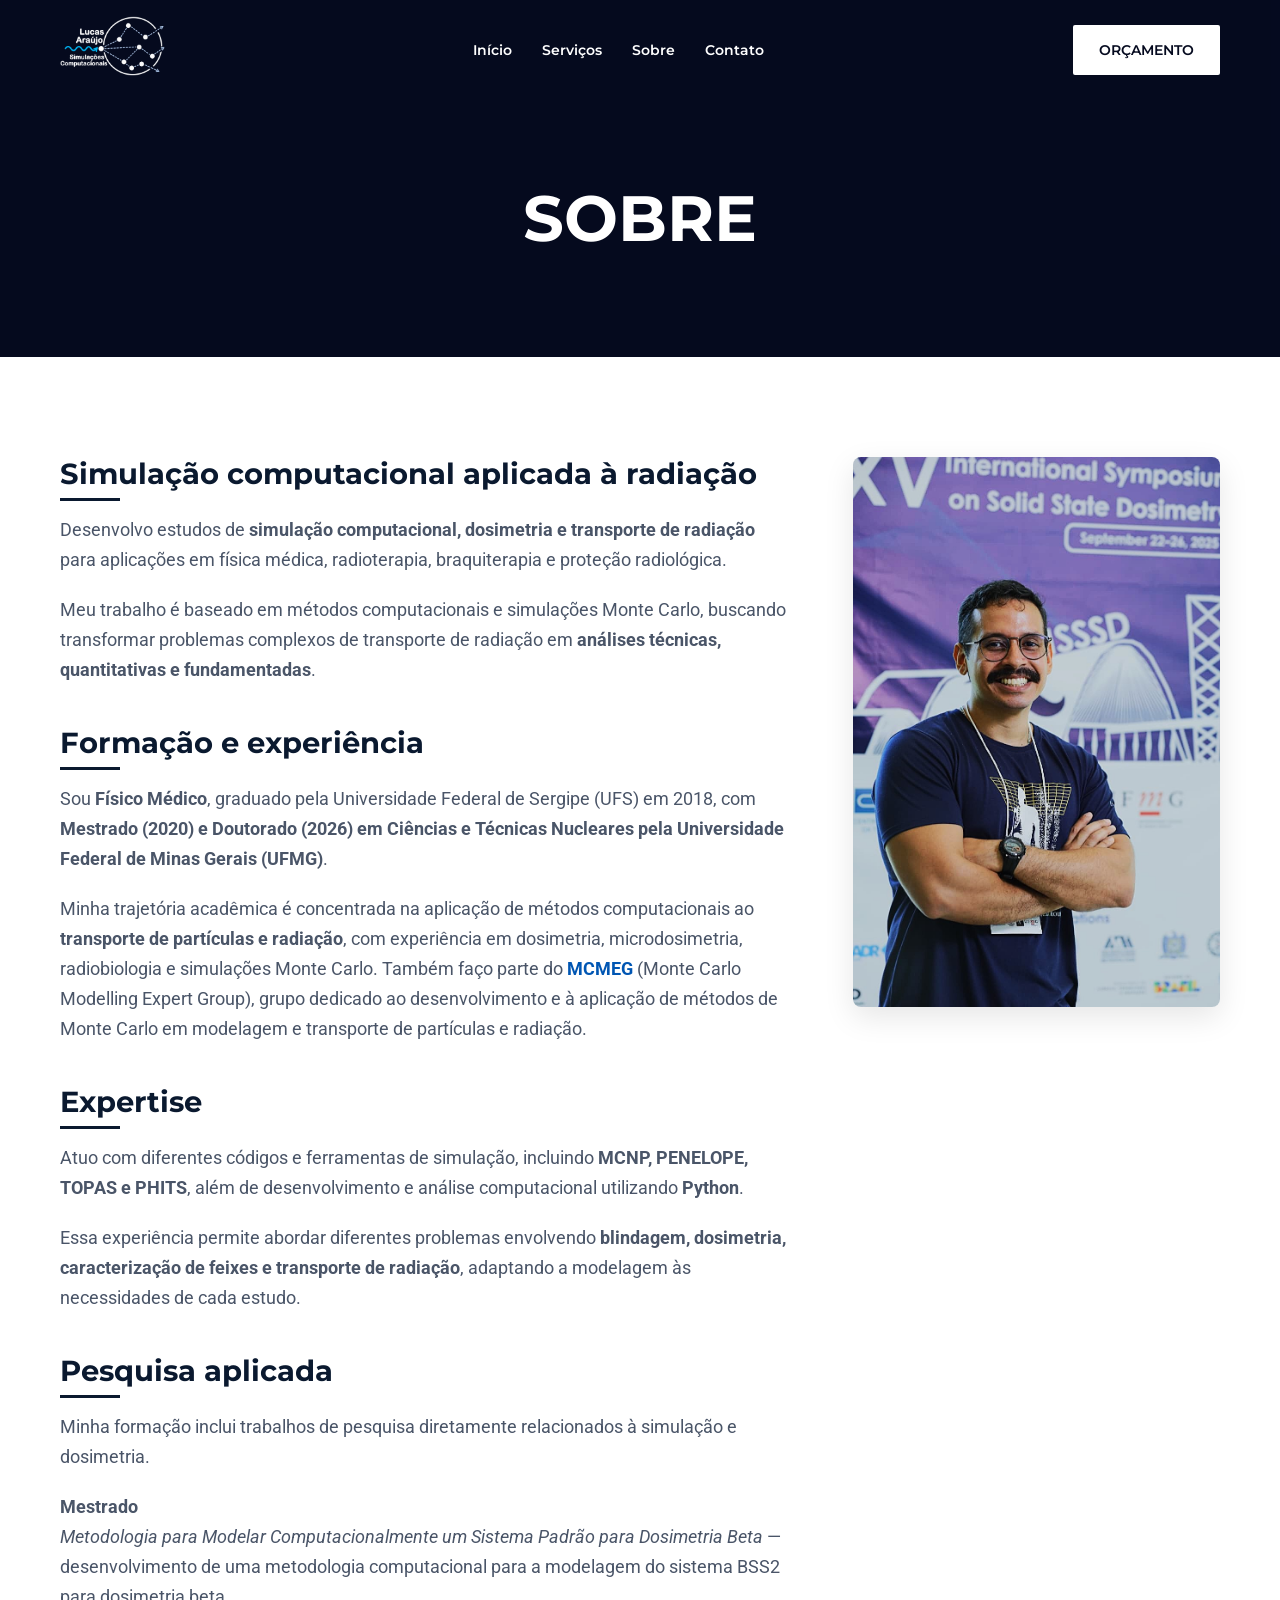
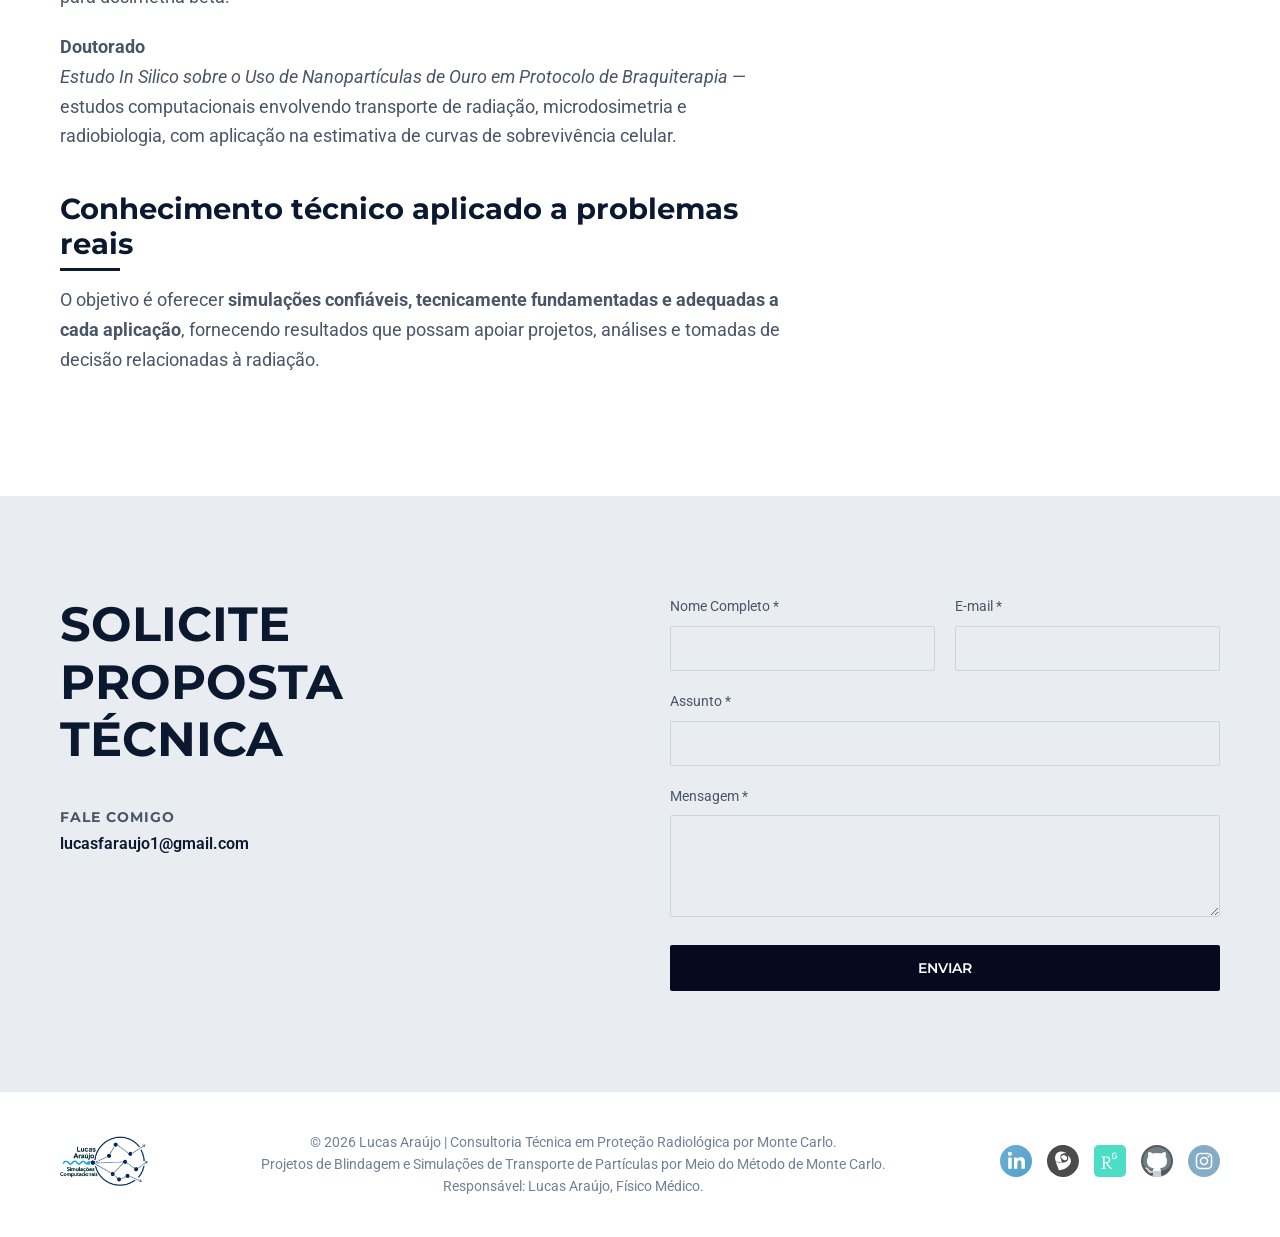
<file: sobre.html>
<!DOCTYPE html>
<html lang="pt-BR">
<head>
    <meta charset="UTF-8">
    <meta name="viewport" content="width=device-width, initial-scale=1.0">
    <title>Lucas Araújo - Simulações Computacionais</title>
    <!-- Meta tags para preview (WhatsApp, LinkedIn) e Ícone da aba -->
    <meta property="og:title" content="Lucas Araújo - Simulações Computacionais">
    <meta property="og:description" content="Consultoria técnica em proteção radiológica por simulações Monte Carlo.">
    <meta property="og:image" content="https://lucasfaraujo1.github.io/Logo-site.png">
    <meta property="og:url" content="https://lucasfaraujo1.github.io/sobre.html">
    <meta property="og:type" content="website">
    <link rel="icon" type="image/png" href="Logo-site.png">
    <!-- Google Fonts -->
    <link rel="preconnect" href="https://fonts.googleapis.com">
    <link rel="preconnect" href="https://fonts.gstatic.com" crossorigin>
    <link href="https://fonts.googleapis.com/css2?family=Montserrat:wght@400;600;700;800&family=Roboto:wght@300;400;500;700&display=swap" rel="stylesheet">
    <!-- Main CSS -->
    <link rel="stylesheet" href="style.css">
    <!-- Google tag (gtag.js) -->
    <script async src="https://www.googletagmanager.com/gtag/js?id=G-3RN4RJ2X2M"></script>
    <script>
      window.dataLayer = window.dataLayer || [];
      function gtag(){dataLayer.push(arguments);}
      gtag('js', new Date());

      gtag('config', 'G-3RN4RJ2X2M');
    </script>
</head>
<body>

    <!-- Header (Navbar) -->
    <header class="navbar">
        <div class="container nav-container">
            <div class="logo">
                <a href="#">
                    <img src="logo/logo-sem-fundo-cabecalho.png" alt="Lucas Araújo Logo" class="logo-img">
                </a>
            </div>
            <nav class="nav-links">
                <a href="index.html#inicio">Início</a>
                <a href="servicos.html">Serviços</a>
                <a href="#sobre">Sobre</a>
                <a href="contato.html">Contato</a>
            </nav>
            <div class="nav-action">
                <a href="#contato" class="btn btn-white">ORÇAMENTO</a>
            </div>
            <!-- Botão Mobile Menu -->
            <button class="mobile-menu-btn" id="mobile-menu-btn">
                <span class="bar"></span>
                <span class="bar"></span>
                <span class="bar"></span>
            </button>
        </div>
    </header>

    <!-- Menu Mobile Oculto -->
    <div class="mobile-nav" id="mobile-nav">
        <a href="index.html#inicio" class="mobile-link">Início</a>
        <a href="servicos.html" class="mobile-link">Serviços</a>
        <a href="#sobre" class="mobile-link">Sobre</a>
        <a href="contato.html" class="mobile-link">Contato</a>
        <a href="#contato" class="btn btn-primary mobile-btn">ORÇAMENTO</a>
    </div>



    <!-- Page Banner -->
    <section class="page-banner">
        <video autoplay loop muted playsinline class="bg-video">
            <source src="video-site.mp4" type="video/mp4">
        </video>
        <div class="hero-overlay"></div>
        <div class="container" style="position: relative; z-index: 2;">
            <h1>SOBRE</h1>
        </div>
    </section>

    <!-- Sobre Section -->
    <section id="sobre" class="sobre-mim-section">
        <div class="container">
            <div class="sobre-container">
                <div class="sobre-texto">
                    <h2>Simulação computacional aplicada à radiação</h2>
                    <p>Desenvolvo estudos de <strong>simulação computacional, dosimetria e transporte de radiação</strong> para aplicações em física médica, radioterapia, braquiterapia e proteção radiológica.</p>
                    <p>Meu trabalho é baseado em métodos computacionais e simulações Monte Carlo, buscando transformar problemas complexos de transporte de radiação em <strong>análises técnicas, quantitativas e fundamentadas</strong>.</p>
                    
                    <h2>Formação e experiência</h2>
                    <p>Sou <strong>Físico Médico</strong>, graduado pela Universidade Federal de Sergipe (UFS) em 2018, com <strong>Mestrado (2020) e Doutorado (2026) em Ciências e Técnicas Nucleares pela Universidade Federal de Minas Gerais (UFMG)</strong>.</p>
                    <p>Minha trajetória acadêmica é concentrada na aplicação de métodos computacionais ao <strong>transporte de partículas e radiação</strong>, com experiência em dosimetria, microdosimetria, radiobiologia e simulações Monte Carlo. Também faço parte do <a href="https://mcmegufmg.github.io/website/" target="_blank">MCMEG</a> (Monte Carlo Modelling Expert Group), grupo dedicado ao desenvolvimento e à aplicação de métodos de Monte Carlo em modelagem e transporte de partículas e radiação.</p>
                    
                    <h2>Expertise</h2>
                    <p>Atuo com diferentes códigos e ferramentas de simulação, incluindo <strong>MCNP, PENELOPE, TOPAS e PHITS</strong>, além de desenvolvimento e análise computacional utilizando <strong>Python</strong>.</p>
                    <p>Essa experiência permite abordar diferentes problemas envolvendo <strong>blindagem, dosimetria, caracterização de feixes e transporte de radiação</strong>, adaptando a modelagem às necessidades de cada estudo.</p>

                    <h2>Pesquisa aplicada</h2>
                    <p>Minha formação inclui trabalhos de pesquisa diretamente relacionados à simulação e dosimetria.</p>
                    <p><strong>Mestrado</strong><br>
                    <em>Metodologia para Modelar Computacionalmente um Sistema Padrão para Dosimetria Beta</em> — desenvolvimento de uma metodologia computacional para a modelagem do sistema BSS2 para dosimetria beta.</p>
                    <p><strong>Doutorado</strong><br>
                    <em>Estudo In Silico sobre o Uso de Nanopartículas de Ouro em Protocolo de Braquiterapia</em> — estudos computacionais envolvendo transporte de radiação, microdosimetria e radiobiologia, com aplicação na estimativa de curvas de sobrevivência celular.</p>

                    <h2>Conhecimento técnico aplicado a problemas reais</h2>
                    <p>O objetivo é oferecer <strong>simulações confiáveis, tecnicamente fundamentadas e adequadas a cada aplicação</strong>, fornecendo resultados que possam apoiar projetos, análises e tomadas de decisão relacionadas à radiação.</p>
                </div>
                <div class="sobre-imagem">
                    <img src="imgs-site/sobre-mim.jpeg" alt="Lucas Araújo - Físico Médico">
                </div>
            </div>
        </div>
    </section>

    <!-- Contato Section -->
    <section id="contato" class="contato">
        <div class="container contato-container">
            <div class="contato-info">
                <h2>SOLICITE<br>PROPOSTA<br>TÉCNICA</h2>
                
                <div class="contato-block">
                    <h4>FALE COMIGO</h4>
                    <p>lucasfaraujo1@gmail.com</p>
                </div>
            </div>
            
            <div class="contato-form">
                <form action="https://formsubmit.co/lucasfaraujo1@gmail.com" method="POST" id="form-contato">
                    <!-- Configurações ocultas do FormSubmit -->
                    <input type="hidden" name="_subject" value="Novo contato pelo site!">
                    <div class="form-row">
                        <div class="form-group">
                            <label for="nome">Nome Completo *</label>
                            <input type="text" id="nome" name="nome" required>
                        </div>
                        <div class="form-group">
                            <label for="email">E-mail *</label>
                            <input type="email" id="email" name="email" required>
                        </div>
                    </div>
                    <div class="form-group">
                        <label for="assunto">Assunto *</label>
                        <input type="text" id="assunto" name="assunto" required>
                    </div>
                    <div class="form-group">
                        <label for="mensagem">Mensagem *</label>
                        <textarea id="mensagem" name="mensagem" rows="4" required></textarea>
                    </div>
                    <button type="submit" class="btn btn-primary btn-block">Enviar</button>
                </form>
            </div>
        </div>
    </section>

    <!-- Footer -->
    <footer class="footer">
        <div class="container footer-container">
            <div class="footer-logo">
                <img src="logo/logo-sem-fundo.png" alt="Lucas Araújo Logo">
            </div>
            <div class="footer-text">
                <p>&copy; 2026 Lucas Araújo | Consultoria Técnica em Proteção Radiológica por Monte Carlo.<br>
                Projetos de Blindagem e Simulações de Transporte de Partículas por Meio do Método de Monte Carlo.<br>
                Responsável: Lucas Araújo, Físico Médico.</p>
            </div>
            <div class="footer-social">
                <a href="https://www.linkedin.com/in/lucas-araujo123/" target="_blank" rel="noopener noreferrer"><img src="redes-sociais-links/linkedin.svg" alt="LinkedIn" width="32"></a>
                <a href="http://lattes.cnpq.br/6474026741636325" target="_blank" rel="noopener noreferrer"><img src="redes-sociais-links/logo-lattes-azul.svg" alt="Lattes" width="32"></a>
                <a href="https://www.researchgate.net/profile/Lucas-Araujo-42" target="_blank" rel="noopener noreferrer"><img src="redes-sociais-links/researchgate.svg" alt="ResearchGate" width="32"></a>
                <a href="https://github.com/lucasfaraujo1" target="_blank" rel="noopener noreferrer"><img src="redes-sociais-links/github.svg" alt="GitHub" width="32"></a>
                <a href="https://www.instagram.com/lucasfabriciofm" target="_blank" rel="noopener noreferrer"><img src="redes-sociais-links/instagram.svg" alt="Instagram" width="32"></a>
            </div>
        </div>
    </footer>

    <!-- Main JS -->
    <script src="script.js"></script>
</body>
</html>
</file>
<file: style.css>
/* RESET & BASE STYLES */
:root {
    --bg-dark: #050a1f; /* Navy escuro do hero */
    --bg-light: #e9ecf0; /* Cinza claro/azulado do fundo */
    --bg-white: #ffffff;
    --text-dark: #0a192f;
    --text-light: #ffffff;
    --accent-cyan: #00e5ff;
    --accent-hover: #00b3cc;
    
    --font-heading: 'Montserrat', sans-serif;
    --font-body: 'Roboto', sans-serif;
}

* {
    margin: 0;
    padding: 0;
    box-sizing: border-box;
}

html {
    scroll-behavior: smooth;
}

body {
    font-family: var(--font-body);
    color: var(--text-dark);
    background-color: var(--bg-white);
    line-height: 1.6;
    overflow-x: hidden;
}

h1, h2, h3, h4, h5, h6 {
    font-family: var(--font-heading);
    font-weight: 700;
    line-height: 1.2;
}

a {
    text-decoration: none;
    color: inherit;
    transition: color 0.3s ease;
}

ul {
    list-style: none;
}

.container {
    width: 100%;
    max-width: 1200px;
    margin: 0 auto;
    padding: 0 20px;
}

/* BUTTONS */
.btn {
    display: inline-block;
    padding: 12px 24px;
    font-family: var(--font-heading);
    font-weight: 600;
    font-size: 14px;
    text-transform: uppercase;
    text-align: center;
    cursor: pointer;
    border-radius: 2px;
    transition: all 0.3s ease;
    border: 2px solid transparent;
}

.btn-primary {
    background-color: var(--bg-dark);
    color: var(--text-light);
}

.btn-primary:hover {
    background-color: #0c2041;
}

.btn-outline {
    background-color: transparent;
    border-color: var(--bg-dark);
    color: var(--bg-dark);
}

.btn-outline:hover {
    background-color: var(--bg-dark);
    color: var(--text-light);
}

.btn-white {
    background-color: var(--bg-white);
    color: var(--bg-dark);
}

.btn-white:hover {
    background-color: #f1f5f9;
}

.btn-large {
    padding: 16px 32px;
    font-size: 16px;
}

.btn-block {
    display: block;
    width: 100%;
}

/* NAVBAR */
.navbar {
    position: absolute;
    top: 0;
    left: 0;
    width: 100%;
    background-color: transparent;
    z-index: 1000;
    height: 100px;
    display: flex;
    align-items: center;
}

.nav-container {
    display: flex;
    justify-content: space-between;
    align-items: center;
}

.logo-img {
    height: 60px;
    width: auto;
}

.nav-links {
    flex: 1;
    display: flex;
    justify-content: center;
    gap: 30px;
}

.nav-links a {
    font-family: var(--font-heading);
    font-size: 14px;
    font-weight: 600;
    color: var(--text-light);
}

.nav-links a:hover {
    color: var(--accent-cyan);
}

.nav-action {
    display: block;
}

.mobile-menu-btn {
    display: none;
    background: none;
    border: none;
    cursor: pointer;
    flex-direction: column;
    gap: 5px;
}

.mobile-menu-btn .bar {
    width: 25px;
    height: 3px;
    background-color: var(--text-light);
    transition: all 0.3s ease;
}

/* MOBILE NAV */
.mobile-nav {
    position: fixed;
    top: 80px;
    left: 0;
    width: 100%;
    background-color: var(--bg-white);
    padding: 20px;
    display: flex;
    flex-direction: column;
    gap: 15px;
    box-shadow: 0 5px 10px rgba(0,0,0,0.1);
    transform: translateY(-150%);
    transition: transform 0.3s ease;
    z-index: 999;
}

.mobile-nav.active {
    transform: translateY(0);
}

.mobile-link {
    font-family: var(--font-heading);
    font-weight: 600;
    font-size: 16px;
    padding: 10px 0;
    border-bottom: 1px solid #eee;
    color: var(--text-dark);
}

.mobile-btn {
    margin-top: 10px;
}

.hero {
    background-color: var(--bg-dark);
    position: relative;
    overflow: hidden;
    padding: 120px 0 80px;
    min-height: 80vh;
    display: flex;
    align-items: center;
}

.page-banner {
    position: relative;
    overflow: hidden;
    padding: 180px 0 100px;
    background-color: var(--bg-dark);
    color: var(--text-light);
    text-align: center;
}
.page-banner h1 {
    font-size: clamp(2.5rem, 5vw, 4rem);
    position: relative;
    z-index: 2;
    text-transform: uppercase;
}

.bg-video {
    position: absolute;
    top: 0;
    left: 0;
    width: 100%;
    height: 100%;
    object-fit: cover;
    z-index: 0;
}

.hero-overlay {
    position: absolute;
    top: 0;
    left: 0;
    width: 100%;
    height: 100%;
    background-color: rgba(5, 10, 31, 0.6); /* Dark overlay para legibilidade */
    z-index: 1;
}

.hero-container {
    display: flex;
    align-items: center;
    justify-content: space-between;
    position: relative;
    z-index: 2;
    gap: 40px;
}

.hero-content {
    flex: 1;
    color: var(--text-light);
}

.hero-content h1 {
    font-size: clamp(2.5rem, 5vw, 4.5rem);
    color: var(--text-light);
    margin-bottom: 20px;
    letter-spacing: 1px;
}

.hero-divider {
    height: 2px;
    width: 100%;
    background: linear-gradient(90deg, rgba(255,255,255,1) 0%, rgba(255,255,255,0) 100%);
    margin-bottom: 30px;
}

.hero-content p {
    font-size: 1.1rem;
    margin-bottom: 40px;
    max-width: 500px;
    font-weight: 300;
}

/* Removed .hero-video and .bg-video since they were moved up */

/* NOSSOS SERVIÇOS */
.nossos-servicos {
    background-color: var(--bg-light);
    padding: 100px 0;
}

.section-title {
    font-size: 2.5rem;
    color: var(--text-dark);
    margin-bottom: 10px;
    text-transform: uppercase;
}

.section-subtitle {
    font-size: 1.1rem;
    color: #4a5568;
    margin-bottom: 50px;
    max-width: 800px;
    margin-left: auto;
    margin-right: auto;
}

.text-center {
    text-align: center;
}

.services-list-container {
    display: grid;
    grid-template-columns: 1fr 1fr;
    gap: 20px;
    margin-top: 50px;
}

.service-item {
    display: flex;
    align-items: center;
    padding: 20px 30px;
    background-color: var(--bg-white);
    border: 1px solid #e2e8f0;
    border-radius: 8px;
    transition: all 0.3s ease;
    box-shadow: 0 4px 6px rgba(0,0,0,0.02);
}

.service-item:hover {
    border-color: var(--text-dark);
    box-shadow: 0 10px 20px rgba(0,0,0,0.05);
    transform: translateY(-2px);
}

.service-icon {
    width: 35px;
    height: 35px;
    margin-right: 25px;
    color: var(--text-dark);
    display: flex;
    align-items: center;
    justify-content: center;
    flex-shrink: 0;
}

.service-icon svg {
    width: 100%;
    height: 100%;
}

.service-name {
    font-size: 1.1rem;
    font-weight: 600;
    font-family: var(--font-heading);
    color: var(--text-dark);
}

/* DETALHES */
.detalhes {
    padding: 100px 0;
    background-color: var(--bg-white);
}

.detalhes-container {
    display: flex;
    align-items: center;
    gap: 60px;
}

.detalhes-content {
    flex: 1;
}

.small-subtitle {
    font-family: var(--font-heading);
    font-size: 0.8rem;
    font-weight: 700;
    color: #4a5568;
    text-transform: uppercase;
    letter-spacing: 1px;
    display: block;
    margin-bottom: 15px;
}

.detalhes-content h2 {
    font-size: clamp(2rem, 4vw, 3.5rem);
    margin-bottom: 20px;
}

.short-divider {
    width: 60px;
    height: 3px;
    background-color: var(--text-dark);
    border: none;
    margin-bottom: 30px;
}

.detalhes-content p {
    color: #4a5568;
    font-size: 1.1rem;
}

.detalhes-images {
    flex: 1;
    display: flex;
    justify-content: center;
}

.main-image {
    max-width: 100%;
    height: auto;
    border-radius: 8px;
    box-shadow: 0 10px 30px rgba(0,0,0,0.1);
}

/* FLUXO DE TRABALHO */
.fluxo-trabalho {
    padding: 100px 0;
    background-color: var(--bg-white);
}

.fluxo-trabalho h2 {
    font-size: 2.5rem;
    margin-bottom: 50px;
    text-align: left;
}

.accordion {
    border-top: 1px solid #d1d5db;
}

.accordion-item {
    border-bottom: 1px solid #d1d5db;
    background-color: var(--bg-light);
}

.accordion-header {
    display: flex;
    align-items: center;
    padding: 25px 30px;
    cursor: pointer;
    transition: background-color 0.3s ease;
}

.accordion-header:hover {
    background-color: #e2e6ea;
}

.step-num {
    font-family: var(--font-heading);
    font-weight: 700;
    font-size: 1rem;
    margin-right: 40px;
    color: var(--text-dark);
}

.step-title {
    font-family: var(--font-heading);
    font-weight: 600;
    font-size: 1.2rem;
    flex: 1;
}

.step-action {
    display: flex;
    align-items: center;
    justify-content: center;
    color: var(--text-dark);
}

.accordion-icon {
    transition: transform 0.3s ease;
}

.accordion-item.active .accordion-icon {
    transform: rotate(180deg);
}

.accordion-content {
    padding: 0 30px;
    max-height: 0;
    overflow: hidden;
    transition: max-height 0.4s ease, padding 0.4s ease;
    background-color: var(--bg-white);
}

.accordion-item.active .accordion-content {
    padding: 25px 30px;
    max-height: 1000px;
}

/* CONTATO */
.contato {
    background-color: var(--bg-light);
    padding: 100px 0;
}

.contato-container {
    display: flex;
    gap: 60px;
}

.contato-info {
    flex: 1;
}

.contato-info h2 {
    font-size: clamp(2rem, 4vw, 3rem);
    margin-bottom: 40px;
}

.contato-block {
    margin-bottom: 30px;
}

.contato-block h4 {
    font-size: 0.9rem;
    color: #4a5568;
    margin-bottom: 5px;
    letter-spacing: 1px;
}

.contato-block p {
    font-weight: 600;
    font-size: 1rem;
}

.contato-form {
    flex: 1;
}

.form-row {
    display: flex;
    gap: 20px;
}

.form-row .form-group {
    flex: 1;
}

.form-group {
    margin-bottom: 20px;
}

.form-group label {
    display: block;
    font-size: 0.85rem;
    color: #4a5568;
    margin-bottom: 8px;
}

.form-group input,
.form-group textarea {
    width: 100%;
    padding: 12px 15px;
    border: 1px solid #cbd5e0;
    background-color: transparent;
    border-radius: 2px;
    font-family: var(--font-body);
    font-size: 1rem;
    outline: none;
    transition: border-color 0.3s ease;
}

.form-group input:focus,
.form-group textarea:focus {
    border-color: var(--text-dark);
}

/* FOOTER */
.footer {
    background-color: var(--bg-white);
    padding: 40px 0;
    border-top: 1px solid #e2e8f0;
}

.footer-container {
    display: flex;
    justify-content: space-between;
    align-items: center;
    flex-wrap: wrap;
    gap: 20px;
}

.footer-logo img {
    height: 50px;
    width: auto;
}

.footer-text {
    text-align: center;
    font-size: 0.85rem;
    color: #718096;
}

.footer-social {
    display: flex;
    gap: 15px;
    align-items: center;
}

.footer-social img {
    opacity: 0.7;
    transition: opacity 0.3s ease;
}

.footer-social img:hover {
    opacity: 1;
}

/* RESPONSIVE */
@media (max-width: 992px) {
    .hero-container,
    .detalhes-container,
    .contato-container {
        flex-direction: column;
    }
    
    /* Removed hero-video media query rule */

    .detalhes-images {
        margin-top: 40px;
    }
}

@media (max-width: 768px) {
    .nav-links, .nav-action {
        display: none;
    }
    
    .mobile-menu-btn {
        display: flex;
    }
    
    .services-list-container {
        grid-template-columns: 1fr;
    }
    
    .form-row {
        flex-direction: column;
        gap: 0;
    }
    
    .footer-container {
        flex-direction: column;
        text-align: center;
    }
}

/* SOBRE MIM PAGE */
.sobre-mim-section {
    padding: 100px 0;
    background-color: var(--bg-white);
}

.sobre-container {
    display: flex;
    gap: 60px;
    align-items: flex-start;
}

.sobre-texto {
    flex: 2;
}

.sobre-texto h2 {
    font-size: 1.8rem;
    color: var(--text-dark);
    margin: 40px 0 15px;
    position: relative;
    padding-bottom: 10px;
    font-family: var(--font-heading);
    font-weight: 700;
}

.sobre-texto h2::after {
    content: '';
    position: absolute;
    bottom: 0;
    left: 0;
    width: 60px;
    height: 3px;
    background-color: var(--text-dark);
}

.sobre-texto h2:first-child {
    margin-top: 0;
}

.sobre-texto p {
    margin-bottom: 20px;
    color: #4a5568;
    font-size: 1.1rem;
    line-height: 1.7;
}

.sobre-texto a {
    color: #0056b3;
    font-weight: 700;
    text-decoration: none;
    transition: color 0.3s ease;
}

.sobre-texto a:hover {
    color: #003d82;
    text-decoration: underline;
}

.sobre-imagem {
    flex: 1;
}

.sobre-imagem img {
    width: 100%;
    height: auto;
    border-radius: 8px;
    box-shadow: 0 10px 30px rgba(0,0,0,0.1);
}

@media (max-width: 992px) {
    .sobre-container {
        flex-direction: column-reverse;
    }
    .sobre-imagem {
        position: static;
        max-width: 500px;
        margin: 0 auto 40px;
    }
}

/* CONTATO DEDICADO PAGE */
.contato-dedicado {
    padding: 100px 0;
    background-color: var(--bg-white);
    min-height: 50vh;
}

.contato-desc {
    font-size: 1.3rem;
    font-weight: 400;
    color: var(--text-dark);
    margin-bottom: 40px;
    line-height: 1.6;
}

.contato-chamada {
    font-family: var(--font-heading);
    font-size: 1.2rem;
    font-weight: 700;
    margin-bottom: 30px;
}

.contato-email-box {
    display: inline-flex;
    align-items: center;
    gap: 10px;
    padding: 15px 30px;
    background-color: var(--bg-light);
    border-radius: 4px;
    margin-bottom: 60px;
}

.contato-email-box a {
    font-size: 1.1rem;
    font-weight: 600;
    color: var(--text-dark);
}

.contato-email-box a:hover {
    color: var(--accent-cyan);
}

.contato-redes h5 {
    font-family: var(--font-heading);
    font-size: 1.1rem;
    font-weight: 700;
    text-transform: uppercase;
    margin-bottom: 20px;
}

.redes-icons {
    display: flex;
    justify-content: center;
    gap: 20px;
}

.redes-icons img {
    width: 32px;
    height: 32px;
    transition: transform 0.3s ease, opacity 0.3s ease;
    opacity: 0.8;
}

.redes-icons img:hover {
    transform: translateY(-3px);
    opacity: 1;
}

.accordion-img {
    max-width: 100%;
    height: auto;
    border-radius: 8px;
    margin-top: 20px;
    box-shadow: 0 4px 15px rgba(0, 0, 0, 0.1);
    display: block;
}
</file>
